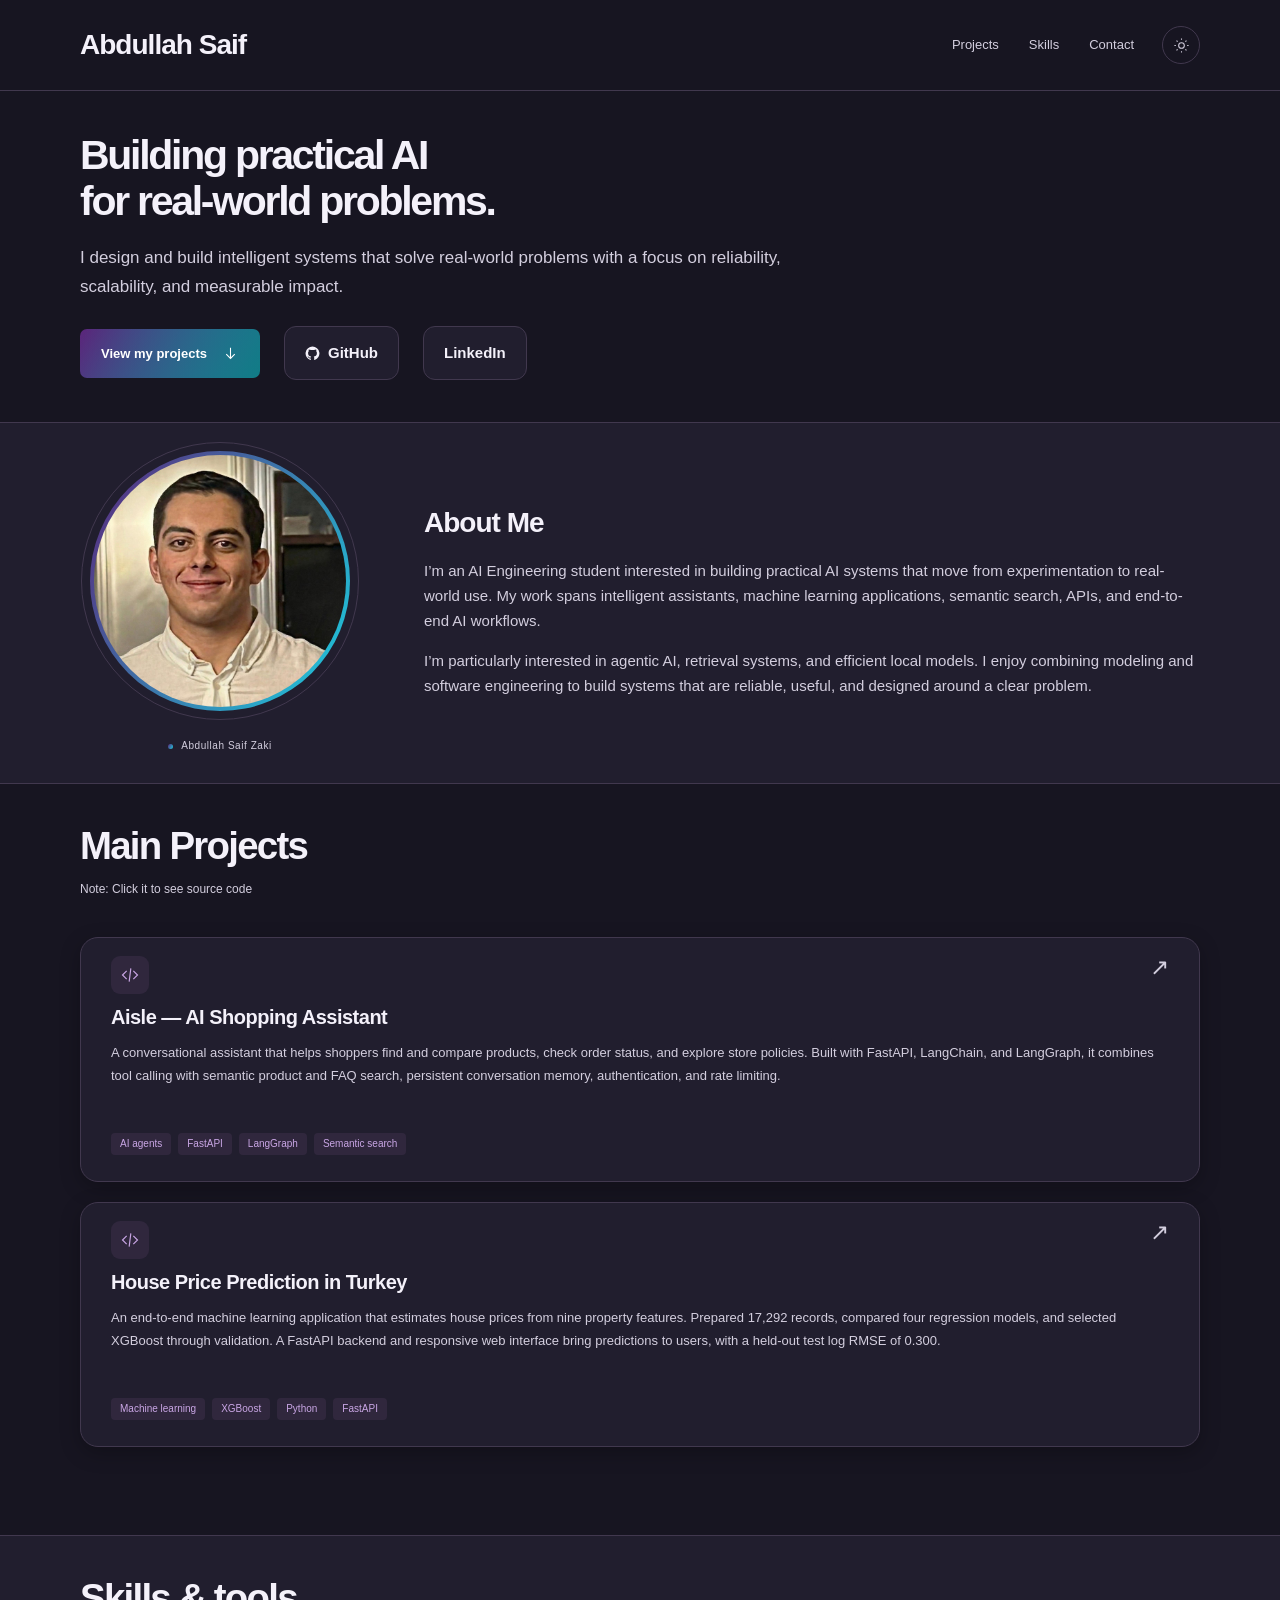
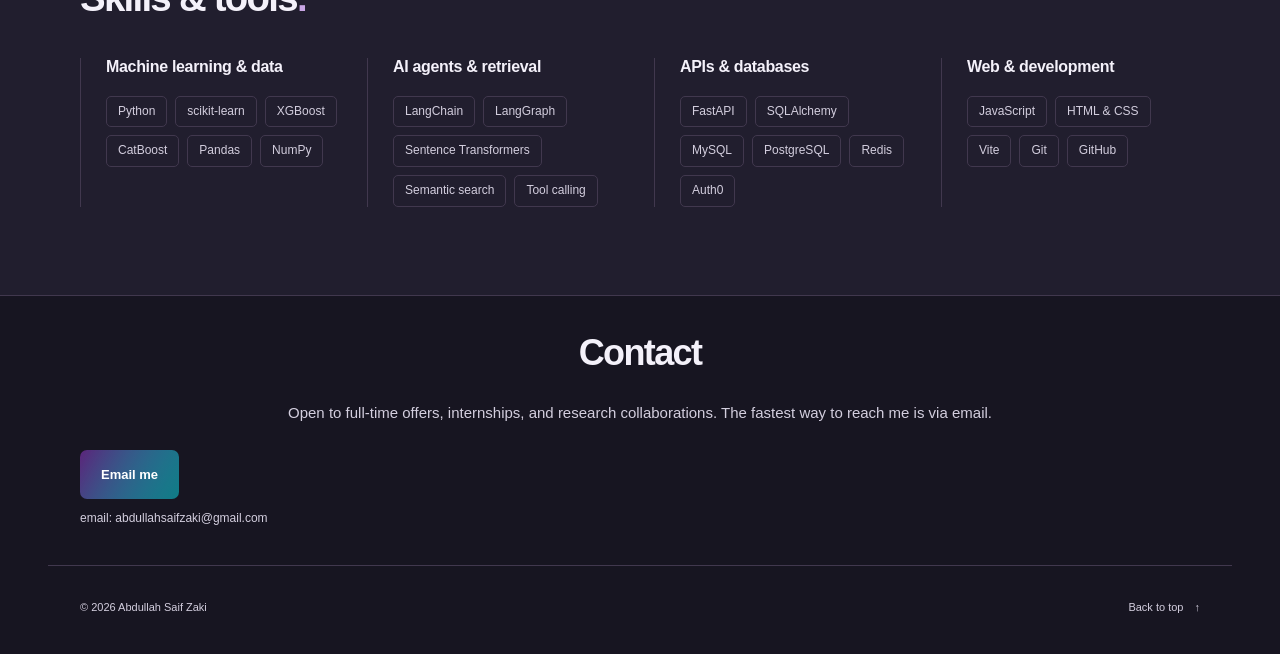
<file: index.html>
<!doctype html>
<html lang="en" data-theme="dark">
<head>
  <meta charset="utf-8">
  <meta name="viewport" content="width=device-width, initial-scale=1">
  <meta name="theme-color" content="#171521">
  <meta name="description" content="Abdullah Saif Zaki — AI engineering enthusiast building intelligent assistants, machine learning models, and Python APIs.">
  <title>Abdullah Saif Zaki — AI Engineering Portfolio</title>
  <link rel="icon" type="image/svg+xml" href="./assets/favicon.svg">
  <link rel="stylesheet" href="./styles.css">
  <script src="./portfolio.js" defer></script>
  <script src="./app.js" defer></script>
</head>
<body>
  <a class="skip-link" href="#main">Skip to content</a>
  <header class="site-header">
    <div class="container header-inner">
      <a class="identity" href="#home" aria-label="Portfolio home">
        <span class="identity-caption"><strong id="header-name">Abdullah Saif</strong></span>
      </a>
      <nav aria-label="Main navigation">
        <a href="#projects">Projects</a>
        <a href="#skills">Skills</a>
        <a href="#contact">Contact</a>
      </nav>
      <button class="theme-toggle" type="button" aria-label="Switch to light theme" aria-pressed="true">
        <svg class="sun" viewBox="0 0 24 24" fill="none" stroke="currentColor" stroke-width="1.5" aria-hidden="true"><circle cx="12" cy="12" r="4"/><path d="M12 2v2m0 16v2M2 12h2m16 0h2M5 5l1.5 1.5m11 11L19 19M5 19l1.5-1.5m11-11L19 5"/></svg>
        <svg class="moon" viewBox="0 0 24 24" fill="none" stroke="currentColor" stroke-width="1.5" aria-hidden="true"><path d="M20 14A8.5 8.5 0 0 1 10 4a8.5 8.5 0 1 0 10 10Z"/></svg>
      </button>
    </div>
  </header>
  <main id="main">
    <section class="hero container" id="home" aria-labelledby="hero-title">
      <div class="hero-copy">
        <h1 id="hero-title">Building practical AI<br><span class="hero-highlight">for real-world problems.</span></h1>
        <p class="hero-intro" id="introduction">I’m an AI engineering enthusiast building intelligent assistants, machine learning models, and Python APIs that help businesses turn data into decisions and make everyday work simpler.</p>
        <div class="hero-actions">
          <a class="button button-primary" href="#projects">View my projects <svg viewBox="0 0 24 24" fill="none" stroke="currentColor" stroke-width="1.5" aria-hidden="true"><path d="M12 4v15m-6-6 6 6 6-6"/></svg></a>
          <a class="social-link" data-link="github" href="https://github.com/AbdullahSaifZaki" target="_blank" rel="noopener noreferrer"><svg viewBox="0 0 24 24" fill="currentColor" aria-hidden="true"><path d="M12 .9a11.1 11.1 0 0 0-3.51 21.63c.55.1.76-.24.76-.54v-2.08c-3.09.67-3.75-1.32-3.75-1.32-.51-1.29-1.24-1.63-1.24-1.63-1.01-.7.08-.68.08-.68 1.11.08 1.7 1.14 1.7 1.14.99 1.7 2.59 1.21 3.22.93.1-.72.39-1.21.7-1.49-2.47-.28-5.06-1.23-5.06-5.49 0-1.21.43-2.2 1.14-2.98-.11-.28-.5-1.41.11-2.94 0 0 .93-.3 3.05 1.14a10.6 10.6 0 0 1 5.55 0c2.12-1.44 3.05-1.14 3.05-1.14.61 1.53.22 2.66.11 2.94.71.78 1.14 1.77 1.14 2.98 0 4.28-2.6 5.2-5.08 5.48.4.34.75 1.02.75 2.06v3.08c0 .3.2.65.76.54A11.1 11.1 0 0 0 12 .9Z"/></svg>GitHub</a>
          <a class="social-link" data-link="linkedin" href="https://www.linkedin.com/in/abdullah-saif-7bb155397/" target="_blank" rel="noopener noreferrer">LinkedIn</a>
        </div>
      </div>
    </section>
    <section class="about-section" id="about" aria-labelledby="about-title">
      <div class="container about-inner">
      <figure class="portrait-wrap">
        <div class="portrait-frame"><img id="portrait" src="./assets/portrait.png" width="1453" height="1521" alt="Portrait of Abdullah Saif Zaki" fetchpriority="high"></div>
        <figcaption><span class="portrait-dot" aria-hidden="true"></span><span id="portrait-caption">Abdullah Saif Zaki · AI engineering enthusiast</span></figcaption>
      </figure>
        <div class="about-content"><h2 id="about-title">About Me</h2><div class="about-copy" id="about-copy"><p>I enjoy turning AI ideas into usable applications, from a conversational shopping assistant to a machine learning system for estimating house prices. My work brings together data preparation, modeling, APIs, and clear, practical interfaces.</p><p>I’m especially interested in tool-using AI agents, semantic search, and local models. I care about thoughtful evaluation and building systems that solve a clear problem.</p></div></div></div>
    </section>
    <section class="projects-section section container" id="projects" aria-labelledby="projects-title">
      <div class="section-heading"><div><h2 id="projects-title">Main Projects</h2><p class="project-note">Note: Click it to see source code</p></div></div>
      <div class="project-grid" id="project-grid">
        <a class="project-card" href="https://github.com/AbdullahSaifZaki/Aisle_e_commerce_assistant" target="_blank" rel="noopener noreferrer" aria-label="Aisle — AI Shopping Assistant — view repository on GitHub (opens in a new tab)"><div class="card-top"><span class="project-icon" aria-hidden="true"><svg viewBox="0 0 24 24" fill="none" stroke="currentColor" stroke-width="1.4"><path d="m8 7-5 5 5 5m8-10 5 5-5 5m-3-13-2 16"/></svg></span><span class="card-arrow" aria-hidden="true">↗</span></div><h3>Aisle — AI Shopping Assistant</h3><p>A conversational assistant that helps shoppers find and compare products, check order status, and explore store policies. Built with FastAPI, LangChain, and LangGraph, it combines tool calling with semantic product and FAQ search, persistent conversation memory, authentication, and rate limiting.</p><div class="tags"><span class="tag">AI agents</span><span class="tag">FastAPI</span><span class="tag">LangGraph</span><span class="tag">Semantic search</span></div></a>
        <a class="project-card" href="https://github.com/AbdullahSaifZaki/house_prices_predictor_ML" target="_blank" rel="noopener noreferrer" aria-label="House Price Prediction in Turkey — view repository on GitHub (opens in a new tab)"><div class="card-top"><span class="project-icon" aria-hidden="true"><svg viewBox="0 0 24 24" fill="none" stroke="currentColor" stroke-width="1.4"><path d="m8 7-5 5 5 5m8-10 5 5-5 5m-3-13-2 16"/></svg></span><span class="card-arrow" aria-hidden="true">↗</span></div><h3>House Price Prediction in Turkey</h3><p>An end-to-end machine learning application that estimates house prices from nine property features. Prepared 17,292 records, compared four regression models, and selected XGBoost through validation. A FastAPI backend and responsive web interface bring predictions to users, with a held-out test log RMSE of 0.300.</p><div class="tags"><span class="tag">Machine learning</span><span class="tag">XGBoost</span><span class="tag">Python</span><span class="tag">FastAPI</span></div></a>
      </div>
    </section>
    <section class="skills-section section" id="skills" aria-labelledby="skills-title">
      <div class="container"><div class="section-heading"><div><h2 id="skills-title">Skills & tools<span class="accent">.</span></h2></div></div><div class="skills-grid" id="skills-grid"><div class="skill-group"><h3>Machine learning &amp; data</h3><ul><li>Python</li><li>scikit-learn</li><li>XGBoost</li><li>CatBoost</li><li>Pandas</li><li>NumPy</li></ul></div><div class="skill-group"><h3>AI agents &amp; retrieval</h3><ul><li>LangChain</li><li>LangGraph</li><li>Sentence Transformers</li><li>Semantic search</li><li>Tool calling</li></ul></div><div class="skill-group"><h3>APIs &amp; databases</h3><ul><li>FastAPI</li><li>SQLAlchemy</li><li>MySQL</li><li>PostgreSQL</li><li>Redis</li><li>Auth0</li></ul></div><div class="skill-group"><h3>Web &amp; development</h3><ul><li>JavaScript</li><li>HTML &amp; CSS</li><li>Vite</li><li>Git</li><li>GitHub</li></ul></div></div></div>
    </section>
    <section class="contact-section section container" id="contact" aria-labelledby="contact-title">
      <div class="contact-panel">
        <h2 id="contact-title">Contact</h2>
        <p id="contact-note">Open to full-time offers, internships, and research collaborations. The fastest way to reach me is via email.</p>
        <div class="contact-actions"><a class="button button-primary" id="email-link" href="mailto:abdullahsaifzaki@gmail.com">Email me</a><small class="contact-email" id="contact-email">email: abdullahsaifzaki@gmail.com</small></div>
      </div>
    </section>
  </main>
  <footer class="container site-footer"><p>© <span id="year">2026</span> <span id="footer-name">Abdullah Saif Zaki</span></p><a href="#home">Back to top <span aria-hidden="true">↑</span></a></footer>
  <noscript><p class="container">Enable JavaScript to use the light and dark theme switch.</p></noscript>
</body>
</html>
</file>
<file: styles.css>
:root {
  color-scheme: light;
  --page: #ffffff;
  --surface: #ffffff;
  --ink: #242331;
  --muted: #464553;
  --accent: #5b247a;
  --cyan: #1bcedf;
  --gradient: linear-gradient(120deg, #5b247a 0%, #1bcedf 100%);
  --text-gradient: linear-gradient(120deg, #5b247a 10%, #157b88 100%);
  --button-gradient: linear-gradient(120deg, transparent 0%, rgb(0 0 0 / 40%) 100%), var(--gradient);
  --soft: #f4f0f8;
  --line: #e6e3ed;
  --radius: 18px;
  --content: 1120px;
  --section-space: 88px;
  --body-font: Arial, Helvetica, sans-serif;
}
:root[data-theme="dark"] {
  color-scheme: dark;
  --page: #171521;
  --surface: #211e2e;
  --ink: #f4f1fa;
  --muted: #d3cede;
  --accent: #c9a6e5;
  --text-gradient: linear-gradient(120deg, #c9a6e5 10%, #1bcedf 100%);
  --soft: #30273d;
  --line: #41384e;
}
*, *::before, *::after { box-sizing: border-box; }
html { scroll-behavior: smooth; scroll-padding-top: 100px; }
body { margin: 0; background: var(--page); color: var(--ink); font: 16px/1.65 var(--body-font); -webkit-font-smoothing: antialiased; }
button, a { -webkit-tap-highlight-color: transparent; }
a { color: inherit; text-decoration: none; }
button { font: inherit; }
button, a[href] { cursor: pointer; }
a[aria-disabled="true"] { opacity: .55; cursor: default; }
button:active, .button[href]:active { transform: translateY(1px); }
::selection { background: var(--accent); color: var(--page); }
:focus-visible { outline: 3px solid var(--accent); outline-offset: 5px; border-radius: 4px; }
svg { display: block; width: 20px; height: 20px; flex-shrink: 0; }
p, h1, h2, h3, figure { margin: 0; }
h1, h2, h3 { font-weight: 600; line-height: 1.15; }
[hidden] { display: none !important; }
.container { max-width: calc(var(--content) + 64px); padding-inline: 32px; margin-inline: auto; }
.skip-link { position: fixed; top: 12px; left: 12px; background: var(--accent); color: var(--page); padding: 12px 20px; transform: translateY(-160%); z-index: 20; }
.skip-link:focus { transform: translateY(0); }
.site-header { border-bottom: 1px solid var(--line); position: sticky; top: 0; z-index: 10; background: var(--page); }
.header-inner { display: flex; align-items: center; min-height: 90px; gap: 28px; }
.identity { display: flex; align-items: center; gap: 14px; margin-right: auto; }
.monogram { font-size: 26px; letter-spacing: -2px; font-weight: 700; color: var(--accent); min-width: 38px; }
.monogram { background: var(--text-gradient); -webkit-background-clip: text; background-clip: text; color: transparent; }
.monogram span { color: inherit; }
.identity-caption { display: flex; flex-direction: column; line-height: 1.5; }
.identity-caption strong { font-family: var(--body-font); font-size: 28px; font-weight: 700; line-height: 1.15; letter-spacing: -.035em; }
.identity-caption > span { font-size: 11px; color: var(--muted); letter-spacing: .04em; }
nav { display: flex; align-items: center; gap: 30px; }
nav a { font-size: 13px; color: var(--muted); padding-block: 10px; transition: color .2s; }
nav a:hover, .text-link[href]:hover, .social-link[href]:hover { color: var(--accent); }
.theme-toggle { display: grid; place-items: center; width: 38px; height: 38px; padding: 0; color: var(--muted); background: transparent; border: 1px solid var(--line); border-radius: 50%; transition: background .2s; }
.theme-toggle:hover { background: var(--soft); }
.theme-toggle svg { width: 17px; height: 17px; }
.sun { display: none; }
:root[data-theme="dark"] .sun { display: block; }
:root[data-theme="dark"] .moon { display: none; }
.hero { padding-top: 42px; padding-bottom: 42px; }
.hero-copy { max-width: 960px; }
.hero h1 { margin-top: 0; }
.eyebrow { display: flex; align-items: center; gap: 10px; font-size: 11px; letter-spacing: .13em; font-weight: 600; text-transform: uppercase; color: var(--muted); }
.small-line { display: inline-block; width: 26px; height: 1px; background: var(--accent); }
h1 { font-size: clamp(36px, 3.2vw, 46px); letter-spacing: -.055em; margin-top: 25px; line-height: 1.12; }
.hero-highlight { color: var(--ink); }
.accent { color: var(--accent); }
.hero-intro { max-width: 740px; font-size: 17px; color: var(--muted); line-height: 1.75; margin-top: 18px; }
.hero-actions { display: flex; align-items: center; flex-wrap: wrap; gap: 24px; margin-top: 24px; }
.button { display: inline-flex; align-items: center; justify-content: center; gap: 15px; min-height: 49px; padding: 12px 21px; border-radius: 7px; font-size: 13px; font-weight: 600; transition: background .2s, transform .2s; }
.button-primary { background: var(--button-gradient); color: #ffffff; }
.button-primary[href]:hover { transform: translateY(-2px); box-shadow: 0 6px 18px rgb(91 36 122 / 18%); }
.button svg { width: 17px; height: 17px; }
.social-link { display: inline-flex; align-items: center; justify-content: center; gap: 8px; min-height: 54px; padding: 13px 20px; border: 1px solid var(--line); border-radius: 12px; background: var(--surface); font-size: 15px; font-weight: 600; transition: background .2s, color .2s, border-color .2s, transform .2s; }
.social-link[href]:hover, .social-link[href]:focus-visible { background: var(--surface); color: var(--ink); border-color: var(--accent); }
.social-link[href]:active { transform: translateY(1px); }
.social-link svg { width: 15px; height: 15px; }
.social-link > span { margin-left: 1px; font-size: 16px; }
.portrait-wrap { width: 100%; max-width: 260px; justify-self: center; }
.portrait-frame { aspect-ratio: 1; border-radius: 50%; padding: 4px; background: var(--gradient); position: relative; }
.portrait-frame::after { content: ""; position: absolute; inset: -9px; border: 1px solid var(--line); border-radius: inherit; }
.portrait-frame img { width: 100%; height: 100%; display: block; border-radius: inherit; object-fit: cover; object-position: center 42%; }
figcaption { display: flex; justify-content: center; align-items: center; gap: 8px; margin-top: 27px; font-size: 10px; letter-spacing: .055em; color: var(--muted); }
.portrait-dot { width: 5px; height: 5px; background: var(--gradient); border-radius: 50%; }
.section { padding-block: var(--section-space); }
.about-section { border-block: 1px solid var(--line); background: var(--surface); padding-block: 28px; }
.about-inner { display: grid; grid-template-columns: 280px minmax(0, 1fr); align-items: center; gap: 64px; }
.about-inner h2 { font-size: 28px; letter-spacing: -.035em; margin-top: 0; }
.about-content .about-copy { margin-top: 20px; }
.about-copy { color: var(--muted); font-size: 15px; }
.about-copy p + p { margin-top: 16px; }
.projects-section { border-top: 1px solid var(--line); padding-top: clamp(28px, 4vw, 40px); }
#projects-title, #skills-title { margin-top: 0; }
.about-section:not([hidden]) + .projects-section { border-top: 0; }
.section-heading { display: flex; align-items: end; justify-content: space-between; gap: 30px; }
h2 { font-size: clamp(31px, 3vw, 40px); letter-spacing: -.045em; margin-top: 13px; }
.project-note { color: var(--muted); font-size: 12px; line-height: 1.6; margin-top: 12px; }
.text-link { display: inline-flex; align-items: center; gap: 9px; font-size: 12px; white-space: nowrap; padding-bottom: 5px; }
.text-link span { font-size: 19px; }
.section-description { color: var(--muted); font-size: 14px; margin-top: 20px; }
.project-grid { display: grid; grid-template-columns: minmax(0, 1fr); gap: 20px; margin-top: 38px; }
.project-card { display: flex; flex-direction: column; padding: 18px 30px 26px; background: var(--surface); border: 1px solid var(--line); border-radius: var(--radius); min-height: 245px; box-shadow: 0 6px 20px rgb(36 35 49 / 10%); transition: border-color .2s, transform .2s, box-shadow .2s; }
.project-card:hover { border-color: var(--accent); transform: translateY(-3px); box-shadow: 0 12px 28px rgb(36 35 49 / 15%); }
.card-top { display: flex; justify-content: space-between; align-items: start; gap: 15px; }
.project-icon { display: grid; place-items: center; width: 38px; height: 38px; background: var(--soft); color: var(--accent); border-radius: 9px; }
.card-arrow { font-size: 23px; color: var(--muted); font-weight: 400; line-height: 1; transition: color .2s, transform .2s; }
[data-theme="dark"] .project-card { box-shadow: 0 6px 20px rgb(0 0 0 / 25%); }
[data-theme="dark"] .project-card:hover { box-shadow: 0 12px 28px rgb(0 0 0 / 35%); }
.project-card:hover .card-arrow { transform: translate(2px, -2px); color: var(--accent); }
.project-card h3 { margin-top: 12px; font-size: 20px; letter-spacing: -.025em; overflow-wrap: anywhere; }
.project-card p { color: var(--muted); font-size: 13px; line-height: 1.8; margin-top: 12px; margin-bottom: 24px; }
.tags { display: flex; flex-wrap: wrap; gap: 7px; margin-top: auto; }
.tag { font-size: 10px; font-weight: 500; border-radius: 4px; padding: 3px 9px; color: var(--accent); background: var(--soft); }
.empty-state { grid-column: 1 / -1; display: flex; align-items: center; flex-direction: column; justify-content: center; min-height: 235px; border: 1px dashed var(--line); border-radius: var(--radius); text-align: center; padding: 32px; background: var(--surface); }
.empty-state > svg { color: var(--accent); width: 30px; height: 30px; margin-bottom: 20px; }
.empty-state h3 { font-size: 19px; }
.empty-state p { margin-top: 10px; font-size: 13px; color: var(--muted); }
.skills-section { background: var(--surface); border-block: 1px solid var(--line); padding-top: clamp(28px, 4vw, 40px); }
.skills-grid { display: grid; grid-template-columns: repeat(4, minmax(0, 1fr)); gap: 28px; margin-top: 38px; }
.skills-grid > .section-description { grid-column: 1 / -1; margin-top: 0; }
.skill-group { border-left: 1px solid var(--line); padding-left: 25px; }
.skill-group h3 { font-size: 16px; letter-spacing: -.02em; margin-bottom: 19px; }
.skill-group ul { display: flex; flex-wrap: wrap; list-style: none; margin: 0; padding: 0; gap: 8px; }
.skill-group li { border: 1px solid var(--line); border-radius: 5px; padding: 5px 11px; font-size: 12px; color: var(--muted); }
.contact-section { padding-block: 36px; }
.contact-panel h2 { margin-top: 0; font-size: clamp(28px, 3vw, 36px); text-align: center; }
.contact-panel p { font-size: 15px; color: var(--muted); margin-top: 26px; text-align: center; line-height: 1.8; }
.contact-actions { margin-top: 24px; }
.contact-email { display: block; margin-top: 10px; color: var(--muted); font-size: 12px; line-height: 1.6; overflow-wrap: anywhere; }
.site-footer { display: flex; justify-content: space-between; align-items: center; gap: 20px; padding-top: 24px; padding-bottom: 30px; border-top: 1px solid var(--line); font-size: 11px; color: var(--muted); }
.site-footer a { padding-block: 8px; }
.site-footer a span { margin-left: 8px; }
@media (min-width: 1600px) { .hero { padding-block: 56px; } }
@media (max-width: 960px) {
  .about-inner { grid-template-columns: 240px minmax(0, 1fr); gap: 36px; }
  .hero-actions { gap: 18px; }
  .portrait-wrap { max-width: 230px; }
  .skills-grid { grid-template-columns: repeat(2, minmax(0, 1fr)); gap: 30px; }
}
@media (max-width: 680px) {
  :root { --section-space: 58px; }
  .container { padding-inline: 24px; }
  .header-inner { min-height: 75px; gap: 16px; flex-wrap: wrap; padding-top: 12px; padding-bottom: 12px; }
  .identity-caption > span { font-size: 10px; }
  .identity-caption strong { font-size: 24px; white-space: nowrap; }
  .monogram { font-size: 24px; }
  nav { order: 3; width: 100%; justify-content: center; gap: 35px; border-top: 1px solid var(--line); padding-top: 6px; }
  nav a { font-size: 12px; padding-block: 4px; }
  html { scroll-padding-top: 140px; }
  .hero { padding-top: 32px; padding-bottom: 32px; }
  h1 { font-size: 35px; margin-top: 14px; }
  .hero-intro { font-size: 15px; line-height: 1.75; margin-top: 16px; }
  .hero-actions { gap: 20px; margin-top: 22px; }
  .hero-actions .button { flex-basis: auto; max-width: none; }
  .portrait-wrap { max-width: 255px; }
  figcaption { margin-top: 23px; }
  .about-inner { grid-template-columns: 1fr; gap: 34px; }
  .about-inner h2 br { display: none; }
  .about-section { padding-block: 24px; }
  .about-copy { font-size: 14px; }
  .section-heading { align-items: flex-start; flex-direction: column; gap: 17px; }
  .section-description { margin-top: 15px; font-size: 13px; }
  .project-grid { grid-template-columns: 1fr; margin-top: 27px; gap: 16px; }
  .project-card { padding: 16px 25px 24px; min-height: 230px; }
  .project-card h3 { font-size: 19px; }
  .skills-grid { grid-template-columns: 1fr; gap: 30px; margin-top: 30px; }
  .skill-group { padding-left: 20px; }
  .contact-panel h2 { font-size: 30px; }
  .site-footer { font-size: 10px; }
}
@media (max-width: 380px) {
  .container { padding-inline: 20px; }
  .hero-actions { gap: 22px; }
  .hero-actions .button { flex-basis: 100%; }
  h1 { font-size: 32px; }
}
@media (prefers-reduced-motion: reduce) {
  html { scroll-behavior: auto; }
  *, *::before, *::after { transition: none !important; animation: none !important; }
}
</file>
